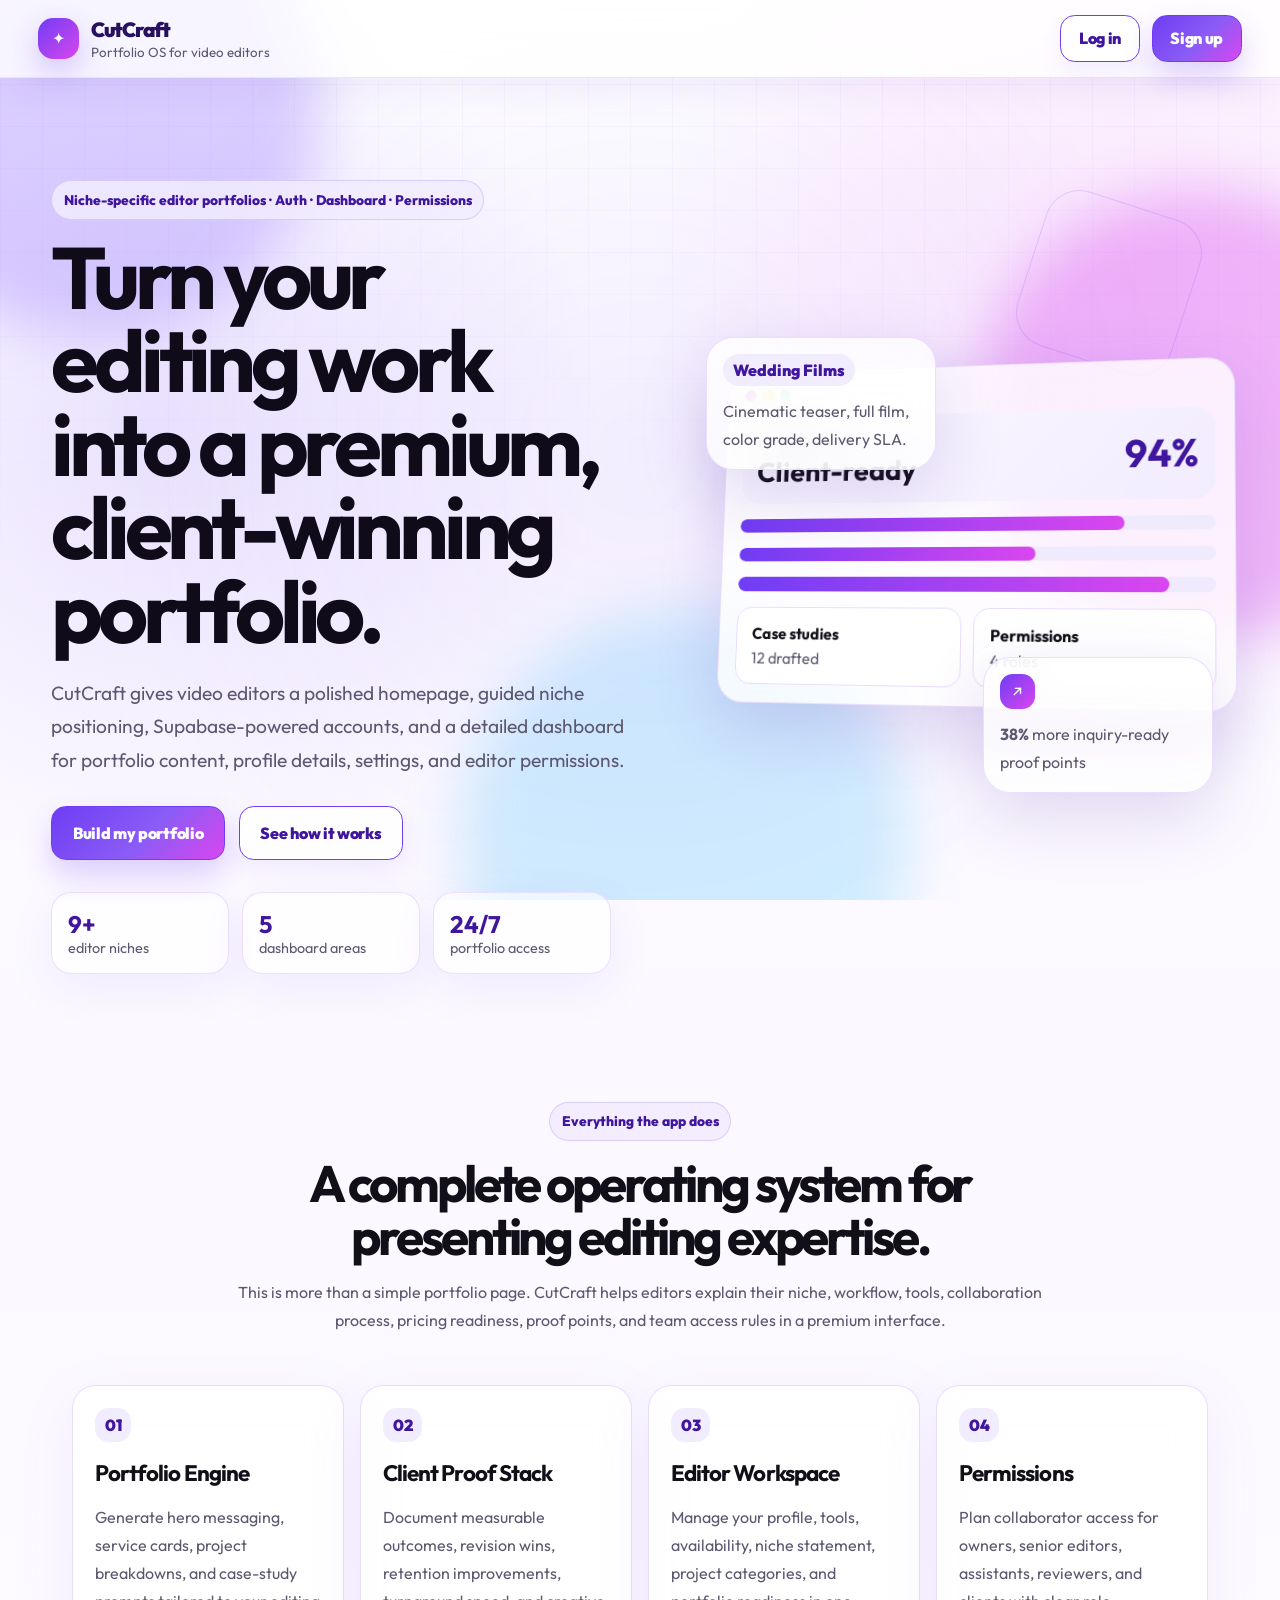
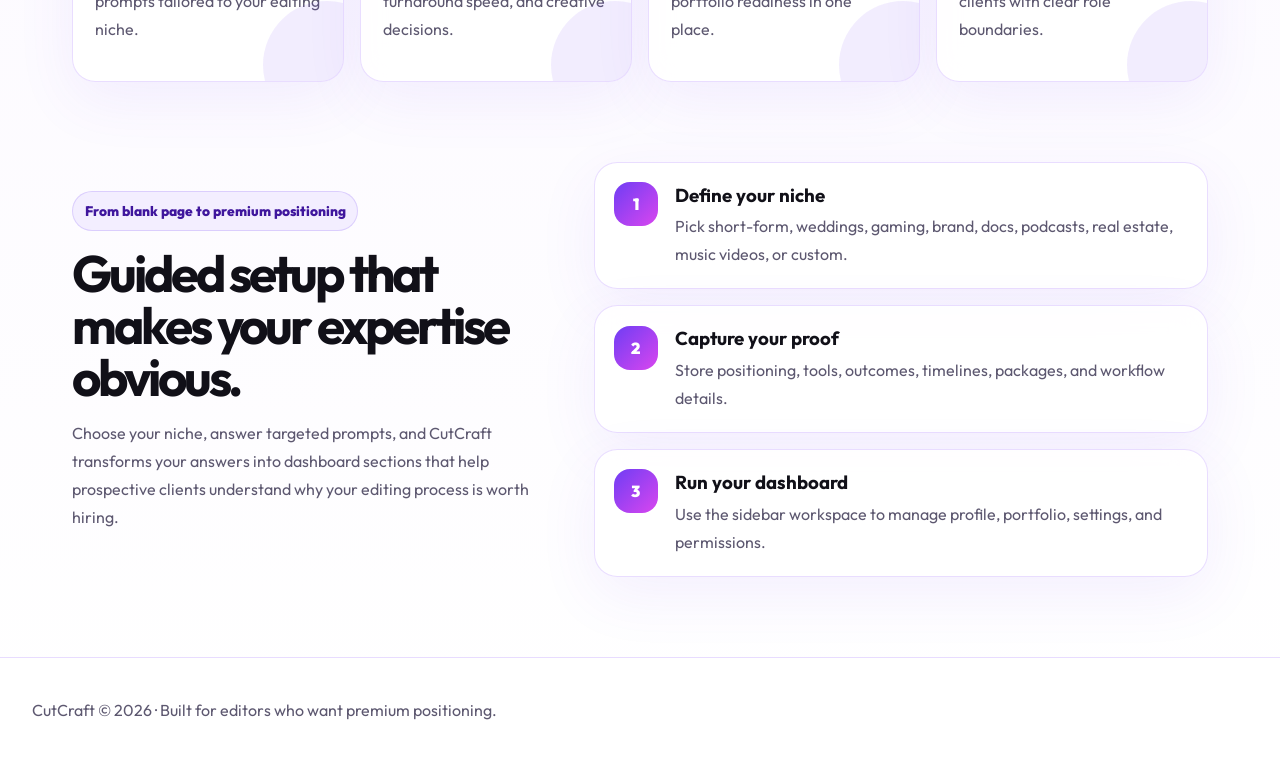
<file: index.html>
<!doctype html>
<html lang="en">
<head>
  <meta charset="UTF-8" />
  <meta name="viewport" content="width=device-width, initial-scale=1.0" />
  <title>CutCraft — Editing Portfolio Platform</title>
  <link rel="stylesheet" href="styles.css" />
</head>
<body>
  <div class="animated-bg" aria-hidden="true">
    <span class="orb orb-one"></span>
    <span class="orb orb-two"></span>
    <span class="orb orb-three"></span>
    <span class="grid-glow"></span>
  </div>

  <header class="site-header glass-nav">
    <a class="brand-wrap" href="index.html" aria-label="CutCraft home">
      <span class="brand-mark">✦</span>
      <div>
        <div class="brand">CutCraft</div>
        <small>Portfolio OS for video editors</small>
      </div>
    </a>
    <nav>
      <a href="login.html" class="btn secondary">Log in</a>
      <a href="signup.html" class="btn">Sign up</a>
    </nav>
  </header>

  <main>
    <section class="hero">
      <div class="hero-content reveal-up">
        <p class="eyebrow">Niche-specific editor portfolios · Auth · Dashboard · Permissions</p>
        <h1>Turn your editing work into a premium, client-winning portfolio.</h1>
        <p class="hero-copy">
          CutCraft gives video editors a polished homepage, guided niche positioning, Supabase-powered accounts,
          and a detailed dashboard for portfolio content, profile details, settings, and editor permissions.
        </p>
        <div class="hero-cta">
          <a class="btn btn-large" href="signup.html">Build my portfolio</a>
          <a class="btn secondary btn-large" href="#showcase">See how it works</a>
        </div>
        <div class="hero-stats" aria-label="CutCraft feature highlights">
          <div><strong>9+</strong><span>editor niches</span></div>
          <div><strong>5</strong><span>dashboard areas</span></div>
          <div><strong>24/7</strong><span>portfolio access</span></div>
        </div>
      </div>

      <div class="hero-visual reveal-up delay-one" aria-label="Animated dashboard preview">
        <div class="floating-card card-main">
          <div class="window-bar"><span></span><span></span><span></span></div>
          <div class="preview-header">
            <div>
              <small>Portfolio health</small>
              <h3>Client-ready</h3>
            </div>
            <strong>94%</strong>
          </div>
          <div class="timeline-row"><span style="width: 82%"></span></div>
          <div class="timeline-row"><span style="width: 64%"></span></div>
          <div class="timeline-row"><span style="width: 91%"></span></div>
          <div class="mini-grid">
            <article><b>Case studies</b><em>12 drafted</em></article>
            <article><b>Permissions</b><em>4 roles</em></article>
          </div>
        </div>
        <div class="floating-card card-small card-niche">
          <span class="chip">Wedding Films</span>
          <p>Cinematic teaser, full film, color grade, delivery SLA.</p>
        </div>
        <div class="floating-card card-small card-metric">
          <span class="spark">↗</span>
          <p><strong>38%</strong> more inquiry-ready proof points</p>
        </div>
      </div>
    </section>

    <section id="showcase" class="section-intro reveal-up">
      <p class="eyebrow">Everything the app does</p>
      <h2>A complete operating system for presenting editing expertise.</h2>
      <p>
        This is more than a simple portfolio page. CutCraft helps editors explain their niche, workflow, tools,
        collaboration process, pricing readiness, proof points, and team access rules in a premium interface.
      </p>
    </section>

    <section id="features" class="section-grid">
      <article class="panel feature-card reveal-up"><span class="icon-bubble">01</span><h3>Portfolio Engine</h3><p>Generate hero messaging, service cards, project breakdowns, and case-study prompts tailored to your editing niche.</p></article>
      <article class="panel feature-card reveal-up"><span class="icon-bubble">02</span><h3>Client Proof Stack</h3><p>Document measurable outcomes, revision wins, retention improvements, turnaround speed, and creative decisions.</p></article>
      <article class="panel feature-card reveal-up"><span class="icon-bubble">03</span><h3>Editor Workspace</h3><p>Manage your profile, tools, availability, niche statement, project categories, and portfolio readiness in one place.</p></article>
      <article class="panel feature-card reveal-up"><span class="icon-bubble">04</span><h3>Permissions</h3><p>Plan collaborator access for owners, senior editors, assistants, reviewers, and clients with clear role boundaries.</p></article>
    </section>

    <section class="workflow-section">
      <div class="workflow-copy reveal-up">
        <p class="eyebrow">From blank page to premium positioning</p>
        <h2>Guided setup that makes your expertise obvious.</h2>
        <p>
          Choose your niche, answer targeted prompts, and CutCraft transforms your answers into dashboard sections
          that help prospective clients understand why your editing process is worth hiring.
        </p>
      </div>
      <div class="workflow-steps">
        <div class="step-card reveal-up"><span>1</span><h3>Define your niche</h3><p>Pick short-form, weddings, gaming, brand, docs, podcasts, real estate, music videos, or custom.</p></div>
        <div class="step-card reveal-up"><span>2</span><h3>Capture your proof</h3><p>Store positioning, tools, outcomes, timelines, packages, and workflow details.</p></div>
        <div class="step-card reveal-up"><span>3</span><h3>Run your dashboard</h3><p>Use the sidebar workspace to manage profile, portfolio, settings, and permissions.</p></div>
      </div>
    </section>
  </main>

  <footer>
    <p>CutCraft © 2026 · Built for editors who want premium positioning.</p>
  </footer>
</body>
</html>
</file>
<file: styles.css>
@import url("https://fonts.googleapis.com/css2?family=Outfit:wght@400;500;600;700;800;900&display=swap");

:root {
  --bg: #ffffff;
  --text: #111018;
  --muted: #5d5870;
  --accent: #6f3df4;
  --accent-dark: #3f169d;
  --accent-soft: #f2ecff;
  --pink: #d946ef;
  --cyan: #6ee7f9;
  --border: #e8dcff;
  --card: rgba(255, 255, 255, 0.84);
  --shadow: 0 24px 70px rgba(72, 31, 170, 0.16);
}

* { box-sizing: border-box; }
html { scroll-behavior: smooth; }
body {
  margin: 0;
  min-height: 100vh;
  overflow-x: hidden;
  font-family: "Outfit", ui-sans-serif, system-ui, -apple-system, BlinkMacSystemFont, "Segoe UI", sans-serif;
  color: var(--text);
  background:
    radial-gradient(circle at 12% 18%, rgba(111, 61, 244, 0.14), transparent 28rem),
    radial-gradient(circle at 88% 12%, rgba(217, 70, 239, 0.14), transparent 30rem),
    linear-gradient(180deg, #ffffff 0%, #fbf8ff 48%, #ffffff 100%);
}
body::before {
  content: "";
  position: fixed;
  inset: 0;
  pointer-events: none;
  background-image:
    linear-gradient(rgba(111, 61, 244, 0.055) 1px, transparent 1px),
    linear-gradient(90deg, rgba(111, 61, 244, 0.055) 1px, transparent 1px);
  background-size: 42px 42px;
  mask-image: linear-gradient(to bottom, rgba(0,0,0,0.8), transparent 70%);
  z-index: -3;
}

a { color: inherit; text-decoration: none; }
p { color: var(--muted); line-height: 1.75; }

.animated-bg { position: fixed; inset: 0; overflow: hidden; pointer-events: none; z-index: -2; }
.orb {
  position: absolute;
  width: 28rem;
  height: 28rem;
  border-radius: 999px;
  filter: blur(28px);
  opacity: 0.34;
  animation: floatOrb 16s ease-in-out infinite alternate;
}
.orb-one { top: -7rem; left: -8rem; background: #9b7cff; }
.orb-two { top: 12rem; right: -9rem; background: #d946ef; animation-delay: -6s; }
.orb-three { bottom: -10rem; left: 36%; background: #7dd3fc; animation-delay: -10s; }
.grid-glow {
  position: absolute;
  inset: 0;
  background: radial-gradient(circle at 50% 50%, rgba(111, 61, 244, 0.08), transparent 34rem);
  animation: pulseGlow 6s ease-in-out infinite;
}

.site-header {
  position: sticky;
  top: 0;
  z-index: 20;
  display: flex;
  align-items: center;
  justify-content: space-between;
  gap: 1rem;
  padding: 0.95rem clamp(1rem, 3vw, 2.5rem);
  border-bottom: 1px solid rgba(232, 220, 255, 0.78);
}
.glass-nav {
  background: rgba(255, 255, 255, 0.78);
  backdrop-filter: blur(18px);
  box-shadow: 0 12px 35px rgba(63, 22, 157, 0.06);
}
.brand-wrap { display: inline-flex; align-items: center; gap: 0.72rem; }
.brand-mark {
  display: grid;
  place-items: center;
  width: 2.55rem;
  height: 2.55rem;
  border-radius: 0.95rem;
  color: #fff;
  background: linear-gradient(135deg, var(--accent), var(--pink));
  box-shadow: 0 12px 30px rgba(111, 61, 244, 0.28);
  animation: brandPulse 3s ease-in-out infinite;
}
.brand { font-size: 1.28rem; font-weight: 900; color: #26105f; letter-spacing: -0.04em; }
.brand-wrap small { display: block; color: var(--muted); margin-top: 0.12rem; }
nav { display: flex; gap: 0.75rem; align-items: center; }

.btn {
  position: relative;
  isolation: isolate;
  display: inline-flex;
  align-items: center;
  justify-content: center;
  gap: 0.45rem;
  min-height: 2.85rem;
  padding: 0.76rem 1.1rem;
  overflow: hidden;
  border: 1px solid var(--accent);
  border-radius: 0.92rem;
  background: linear-gradient(135deg, var(--accent), #8b5cf6 55%, var(--pink));
  color: #fff;
  font-weight: 850;
  letter-spacing: -0.02em;
  cursor: pointer;
  box-shadow: 0 15px 30px rgba(111, 61, 244, 0.23);
  transition: transform 220ms ease, box-shadow 220ms ease, border-color 220ms ease;
}
.btn::before {
  content: "";
  position: absolute;
  inset: 0;
  z-index: -1;
  background: linear-gradient(120deg, transparent 0%, rgba(255,255,255,0.55) 45%, transparent 62%);
  transform: translateX(-120%);
  transition: transform 520ms ease;
}
.btn:hover { transform: translateY(-3px) scale(1.015); box-shadow: 0 22px 44px rgba(111, 61, 244, 0.34); }
.btn:hover::before { transform: translateX(120%); }
.btn:active { transform: translateY(-1px) scale(0.99); }
.btn.secondary {
  background: rgba(255, 255, 255, 0.82);
  color: var(--accent-dark);
  box-shadow: 0 12px 24px rgba(111, 61, 244, 0.08);
}
.btn-large { min-height: 3.35rem; padding: 0.95rem 1.3rem; font-size: 1rem; }

.hero {
  position: relative;
  display: grid;
  grid-template-columns: minmax(0, 1.05fr) minmax(360px, 0.95fr);
  align-items: center;
  gap: clamp(2rem, 6vw, 5.5rem);
  padding: clamp(4.5rem, 8vw, 7.5rem) clamp(1rem, 4vw, 4rem) 4rem;
}
.hero::after {
  content: "";
  position: absolute;
  right: 7%;
  top: 13%;
  width: 10rem;
  height: 10rem;
  border: 1px solid rgba(111, 61, 244, 0.16);
  border-radius: 2.2rem;
  transform: rotate(18deg);
  animation: slowSpin 18s linear infinite;
  z-index: -1;
}
.eyebrow {
  display: inline-flex;
  width: fit-content;
  align-items: center;
  gap: 0.45rem;
  margin: 0 0 1rem;
  padding: 0.42rem 0.72rem;
  border: 1px solid rgba(111, 61, 244, 0.18);
  border-radius: 999px;
  background: rgba(242, 236, 255, 0.86);
  color: var(--accent-dark);
  font-size: 0.86rem;
  font-weight: 800;
}
.hero h1 {
  max-width: 820px;
  margin: 0;
  font-size: clamp(2.85rem, 6.8vw, 5.8rem);
  line-height: 0.96;
  letter-spacing: -0.06em;
  color: #0f0b18;
}
.hero-copy { max-width: 720px; margin: 1.45rem 0 0; font-size: clamp(1rem, 1.5vw, 1.24rem); }
.hero-cta { display: flex; flex-wrap: wrap; gap: 0.85rem; margin-top: 1.8rem; }
.hero-stats {
  display: grid;
  grid-template-columns: repeat(3, minmax(0, 1fr));
  gap: 0.8rem;
  max-width: 560px;
  margin-top: 2rem;
}
.hero-stats div {
  padding: 1rem;
  border: 1px solid rgba(232, 220, 255, 0.9);
  border-radius: 1.25rem;
  background: rgba(255, 255, 255, 0.62);
  box-shadow: 0 14px 45px rgba(111, 61, 244, 0.08);
}
.hero-stats strong { display: block; color: var(--accent-dark); font-size: 1.5rem; }
.hero-stats span { display: block; color: var(--muted); font-size: 0.9rem; }

.hero-visual { position: relative; min-height: 560px; perspective: 1100px; }
.floating-card {
  position: absolute;
  border: 1px solid rgba(232, 220, 255, 0.9);
  border-radius: 1.7rem;
  background: rgba(255, 255, 255, 0.8);
  backdrop-filter: blur(20px);
  box-shadow: var(--shadow);
}
.card-main {
  inset: 4rem 0 auto auto;
  width: min(100%, 520px);
  padding: 1.15rem;
  transform: rotateY(-10deg) rotateX(6deg);
  animation: floatCard 6s ease-in-out infinite;
}
.window-bar { display: flex; gap: 0.45rem; margin-bottom: 1.1rem; }
.window-bar span { width: 0.72rem; height: 0.72rem; border-radius: 999px; background: #d7c8ff; }
.window-bar span:first-child { background: var(--pink); }
.window-bar span:nth-child(2) { background: #facc15; }
.window-bar span:nth-child(3) { background: #34d399; }
.preview-header {
  display: flex;
  justify-content: space-between;
  align-items: center;
  padding: 1rem;
  border-radius: 1.25rem;
  background: linear-gradient(135deg, #fbfaff, var(--accent-soft));
}
.preview-header small { color: var(--muted); font-weight: 700; }
.preview-header h3 { margin: 0.2rem 0 0; font-size: 1.8rem; }
.preview-header strong { color: var(--accent-dark); font-size: 2.4rem; }
.timeline-row {
  height: 0.9rem;
  margin: 1rem 0;
  overflow: hidden;
  border-radius: 999px;
  background: #f0eaff;
}
.timeline-row span {
  display: block;
  height: 100%;
  border-radius: inherit;
  background: linear-gradient(90deg, var(--accent), var(--pink));
  animation: progressLoad 2.6s ease both;
}
.mini-grid { display: grid; grid-template-columns: 1fr 1fr; gap: 0.8rem; margin-top: 1rem; }
.mini-grid article { padding: 1rem; border-radius: 1rem; background: #fff; border: 1px solid var(--border); }
.mini-grid b, .mini-grid em { display: block; }
.mini-grid em { margin-top: 0.3rem; color: var(--muted); font-style: normal; }
.card-small { width: 230px; padding: 1rem; animation: floatCard 7s ease-in-out infinite; }
.card-niche { left: 0; top: 2.5rem; animation-delay: -2s; }
.card-metric { right: 1rem; bottom: 4rem; animation-delay: -4s; }
.chip { display: inline-flex; padding: 0.38rem 0.62rem; border-radius: 999px; background: var(--accent-soft); color: var(--accent-dark); font-weight: 850; }
.spark { display: grid; place-items: center; width: 2.2rem; height: 2.2rem; border-radius: 0.8rem; color: #fff; background: linear-gradient(135deg, var(--accent), var(--pink)); }
.card-small p { margin: 0.7rem 0 0; }

.section-intro, .workflow-section, .section-grid { max-width: 1200px; margin: 0 auto; }
.section-intro { padding: 4rem clamp(1rem, 4vw, 2rem) 1.2rem; text-align: center; }
.section-intro h2, .workflow-copy h2 { max-width: 850px; margin: 0 auto; font-size: clamp(2rem, 4vw, 3.4rem); line-height: 1.02; letter-spacing: -0.06em; }
.section-intro p:last-child { max-width: 820px; margin: 1rem auto 0; }
.section-grid {
  display: grid;
  grid-template-columns: repeat(4, minmax(0, 1fr));
  gap: 1rem;
  padding: 2rem clamp(1rem, 4vw, 2rem) 4rem;
}
.panel, .auth-card, .sidebar, .step-card {
  padding: clamp(1.25rem, 2.6vw, 1.85rem);
  border: 1px solid rgba(232, 220, 255, 0.95);
  border-radius: 1.45rem;
  background: var(--card);
  box-shadow: 0 18px 60px rgba(111, 61, 244, 0.08);
  backdrop-filter: blur(16px);
}
.feature-card {
  position: relative;
  min-height: 245px;
  padding: 1.35rem;
  overflow: hidden;
  transition: transform 260ms ease, box-shadow 260ms ease, border-color 260ms ease;
}
.feature-card::after {
  content: "";
  position: absolute;
  right: -3rem;
  bottom: -3rem;
  width: 8rem;
  height: 8rem;
  border-radius: 50%;
  background: rgba(111, 61, 244, 0.09);
  transition: transform 260ms ease;
}
.feature-card:hover { transform: translateY(-8px); border-color: rgba(111, 61, 244, 0.42); box-shadow: 0 30px 80px rgba(111, 61, 244, 0.16); }
.feature-card:hover::after { transform: scale(1.45); }
.icon-bubble { display: inline-flex; padding: 0.44rem 0.62rem; border-radius: 0.85rem; background: var(--accent-soft); color: var(--accent-dark); font-weight: 900; }
.feature-card h3 { margin: 1.1rem 0 0.65rem; font-size: 1.4rem; letter-spacing: -0.04em; }

.workflow-section {
  display: grid;
  grid-template-columns: 0.9fr 1.1fr;
  gap: 1.2rem;
  padding: 1rem clamp(1rem, 4vw, 2rem) 5rem;
}
.workflow-copy { align-self: center; }
.workflow-copy h2 { margin: 0; }
.workflow-steps { display: grid; gap: 1rem; }
.step-card { position: relative; padding: 1.25rem 1.25rem 1.25rem 5rem; }
.step-card span {
  position: absolute;
  left: 1.2rem;
  top: 1.2rem;
  display: grid;
  place-items: center;
  width: 2.75rem;
  height: 2.75rem;
  border-radius: 1rem;
  color: #fff;
  background: linear-gradient(135deg, var(--accent), var(--pink));
  font-weight: 900;
}
.step-card h3 { margin: 0 0 0.35rem; }
.step-card p { margin: 0; }

.auth-layout { min-height: calc(100vh - 78px); display: grid; place-items: center; padding: 2rem 1rem; }
.auth-card { width: min(940px, 100%); padding: clamp(1.2rem, 3vw, 2rem); }
.auth-card h1 { margin: 0 0 0.5rem; font-size: clamp(2rem, 4vw, 3rem); letter-spacing: -0.06em; }
form { display: grid; gap: 0.95rem; margin-top: 1.25rem; }
.form-grid { grid-template-columns: 1fr 1fr; }
label { display: grid; gap: 0.42rem; color: var(--muted); font-size: 0.92rem; font-weight: 750; }
input, select, textarea {
  width: 100%;
  padding: 0.82rem 0.9rem;
  border: 1px solid var(--border);
  border-radius: 0.9rem;
  outline: none;
  background: rgba(255, 255, 255, 0.92);
  color: var(--text);
  transition: border-color 180ms ease, box-shadow 180ms ease, transform 180ms ease;
}
input:focus, select:focus, textarea:focus { border-color: var(--accent); box-shadow: 0 0 0 4px rgba(111, 61, 244, 0.13); transform: translateY(-1px); }
.full { grid-column: 1 / -1; }
fieldset { border: 1px solid var(--border); border-radius: 1rem; padding: 0.9rem; }
.status { margin-top: 0.8rem; color: var(--accent-dark); font-weight: 850; }

.dash-layout { display: grid; grid-template-columns: 280px 1fr; min-height: 100vh; }
.sidebar { position: sticky; top: 0; height: 100vh; display: flex; flex-direction: column; gap: 1.1rem; padding: 1.1rem; border-radius: 0; }
.side-nav { list-style: none; display: grid; gap: 0.55rem; margin: 0; padding: 0; }
.tab {
  width: 100%;
  padding: 0.82rem 0.9rem;
  border: 1px solid var(--border);
  border-radius: 0.9rem;
  background: rgba(255,255,255,0.82);
  color: var(--text);
  text-align: left;
  font-weight: 800;
  cursor: pointer;
  transition: transform 180ms ease, background 180ms ease, border-color 180ms ease;
}
.tab:hover, .tab.active { transform: translateX(4px); border-color: rgba(111, 61, 244, 0.42); background: var(--accent-soft); color: var(--accent-dark); }
.dash-main { display: grid; gap: 1.15rem; padding: clamp(1.25rem, 3.5vw, 2.75rem); }
.kpi-grid { display: grid; grid-template-columns: repeat(auto-fit, minmax(190px, 1fr)); gap: 0.85rem; }
.kpi { padding: clamp(1.1rem, 2.4vw, 1.55rem); border: 1px solid var(--border); border-radius: 1rem; background: rgba(255,255,255,0.76); }
.kpi strong { color: var(--accent-dark); }

footer { padding: 1.4rem clamp(1rem, 4vw, 2rem); border-top: 1px solid var(--border); color: var(--muted); background: rgba(255,255,255,0.7); }

.reveal-up { animation: revealUp 760ms cubic-bezier(.2,.8,.2,1) both; }
.delay-one { animation-delay: 120ms; }

@keyframes revealUp { from { opacity: 0; transform: translateY(28px); } to { opacity: 1; transform: translateY(0); } }
@keyframes floatOrb { from { transform: translate3d(0, 0, 0) scale(1); } to { transform: translate3d(3rem, 2rem, 0) scale(1.08); } }
@keyframes pulseGlow { 0%, 100% { opacity: 0.45; } 50% { opacity: 0.9; } }
@keyframes brandPulse { 0%, 100% { transform: rotate(0deg) scale(1); } 50% { transform: rotate(8deg) scale(1.07); } }
@keyframes slowSpin { to { transform: rotate(378deg); } }
@keyframes floatCard { 0%, 100% { transform: translateY(0) rotateY(-10deg) rotateX(6deg); } 50% { transform: translateY(-18px) rotateY(-6deg) rotateX(4deg); } }
@keyframes progressLoad { from { transform: translateX(-100%); } to { transform: translateX(0); } }

@media (prefers-reduced-motion: reduce) {
  *, *::before, *::after { animation-duration: 0.01ms !important; animation-iteration-count: 1 !important; scroll-behavior: auto !important; transition: none !important; }
}
@media (max-width: 1080px) {
  .hero { grid-template-columns: 1fr; }
  .hero-visual { min-height: 500px; }
  .section-grid { grid-template-columns: repeat(2, minmax(0, 1fr)); }
  .workflow-section { grid-template-columns: 1fr; }
}
@media (max-width: 760px) {
  .site-header { align-items: flex-start; flex-direction: column; }
  nav { width: 100%; }
  nav .btn { flex: 1; }
  .hero { padding-top: 3rem; }
  .hero-stats, .section-grid, .form-grid { grid-template-columns: 1fr; }
  .hero-visual { min-height: 560px; }
  .card-main { width: 100%; }
  .card-niche { top: 0; }
  .card-metric { right: 0; bottom: 1.5rem; }
  .dash-layout { grid-template-columns: 1fr; }
  .sidebar { position: static; height: auto; }
}

.sidebar-brand {
  display: flex;
  align-items: center;
  gap: 0.75rem;
}
.sidebar-brand small { color: var(--muted); }
.sidebar-card {
  display: grid;
  gap: 0.42rem;
  padding: 1rem;
  border: 1px solid rgba(232, 220, 255, 0.95);
  border-radius: 1.25rem;
  background: linear-gradient(145deg, rgba(255,255,255,0.88), rgba(242,236,255,0.78));
  box-shadow: 0 18px 48px rgba(111, 61, 244, 0.1);
}
.sidebar-card strong { color: var(--accent-dark); }
.sidebar-card p { margin: 0; font-size: 0.9rem; }
.status-pill {
  display: inline-flex;
  width: fit-content;
  align-items: center;
  gap: 0.35rem;
  padding: 0.38rem 0.62rem;
  border: 1px solid rgba(111, 61, 244, 0.16);
  border-radius: 999px;
  background: rgba(242, 236, 255, 0.82);
  color: var(--accent-dark);
  font-size: 0.78rem;
  font-weight: 850;
}
.status-pill::before {
  content: "";
  width: 0.45rem;
  height: 0.45rem;
  border-radius: 999px;
  background: var(--accent);
  box-shadow: 0 0 0 5px rgba(111, 61, 244, 0.12);
}
.dash-hero {
  position: relative;
  display: grid;
  grid-template-columns: minmax(0, 1fr) 220px;
  gap: 1rem;
  align-items: center;
  min-height: 260px;
  padding: clamp(1.3rem, 4vw, 2.3rem);
  overflow: hidden;
  border: 1px solid rgba(232, 220, 255, 0.95);
  border-radius: 1.8rem;
  background:
    radial-gradient(circle at 84% 20%, rgba(217,70,239,0.18), transparent 16rem),
    linear-gradient(135deg, rgba(255,255,255,0.92), rgba(242,236,255,0.82));
  box-shadow: var(--shadow);
}
.dash-hero::after {
  content: "";
  position: absolute;
  right: -4rem;
  bottom: -7rem;
  width: 20rem;
  height: 20rem;
  border-radius: 50%;
  background: rgba(111, 61, 244, 0.09);
  animation: pulseGlow 7s ease-in-out infinite;
}
.dash-hero.compact { min-height: 190px; grid-template-columns: 1fr; }
.dash-hero h1 {
  max-width: 860px;
  margin: 0.75rem 0 0;
  font-size: clamp(2.2rem, 5vw, 4.6rem);
  line-height: 0.98;
  letter-spacing: -0.055em;
}
.dash-hero p { max-width: 780px; margin-bottom: 0; }
.hero-mini-panel {
  position: relative;
  z-index: 1;
  display: grid;
  gap: 0.3rem;
  padding: 1rem;
  border: 1px solid var(--border);
  border-radius: 1.3rem;
  background: rgba(255,255,255,0.76);
  box-shadow: 0 16px 48px rgba(111,61,244,0.12);
}
.hero-mini-panel span { color: var(--accent-dark); font-size: 3rem; font-weight: 900; line-height: 1; }
.metric-card { min-height: 150px; background: linear-gradient(145deg, rgba(255,255,255,0.86), rgba(252,250,255,0.9)); }
.metric-card span { color: var(--muted); font-weight: 750; }
.metric-card strong { display: block; margin: 0.45rem 0; font-size: clamp(1.45rem, 2.5vw, 2rem); letter-spacing: -0.04em; }
.metric-card small { color: var(--muted); }
.dashboard-grid {
  display: grid;
  grid-template-columns: repeat(2, minmax(0, 1fr));
  gap: 1rem;
}
.dashboard-grid.three { grid-template-columns: repeat(3, minmax(0, 1fr)); }
.dashboard-grid.two { grid-template-columns: repeat(2, minmax(0, 1fr)); }
.check-list { display: grid; gap: 0.65rem; padding-left: 1.1rem; color: var(--muted); }
.action-grid { display: grid; grid-template-columns: repeat(2, minmax(0, 1fr)); gap: 0.75rem; }
.mini-action {
  min-height: 4.25rem;
  padding: 0.85rem;
  border: 1px solid rgba(232,220,255,0.95);
  border-radius: 1rem;
  background: rgba(255,255,255,0.82);
  color: var(--accent-dark);
  font: inherit;
  font-weight: 850;
  cursor: pointer;
  transition: transform 200ms ease, box-shadow 200ms ease, background 200ms ease;
}
.mini-action:hover { transform: translateY(-4px); background: var(--accent-soft); box-shadow: 0 16px 40px rgba(111,61,244,0.14); }
.portfolio-upload {
  display: grid;
  grid-template-columns: minmax(0, 1fr) minmax(280px, 0.72fr);
  gap: 1rem;
  align-items: center;
}
.upload-zone {
  display: grid;
  place-items: center;
  min-height: 190px;
  padding: 1rem;
  border: 1.5px dashed rgba(111,61,244,0.45);
  border-radius: 1.35rem;
  background: linear-gradient(145deg, rgba(242,236,255,0.88), rgba(255,255,255,0.84));
  color: var(--accent-dark);
  text-align: center;
  cursor: pointer;
  transition: transform 220ms ease, border-color 220ms ease, box-shadow 220ms ease;
}
.upload-zone:hover { transform: translateY(-5px); border-color: var(--accent); box-shadow: 0 22px 55px rgba(111,61,244,0.15); }
.upload-zone span { display: grid; place-items: center; width: 3rem; height: 3rem; border-radius: 1rem; color: #fff; background: linear-gradient(135deg, var(--accent), var(--pink)); font-size: 1.35rem; }
.upload-zone input { position: absolute; width: 1px; height: 1px; opacity: 0; pointer-events: none; }
.portfolio-shell {
  display: grid;
  gap: 1rem;
}
.section-heading {
  display: flex;
  justify-content: space-between;
  gap: 1rem;
  align-items: center;
}
.section-heading h2 { margin: 0.35rem 0 0; font-size: clamp(1.7rem, 3vw, 2.7rem); letter-spacing: -0.05em; }
.video-grid {
  display: grid;
  grid-template-columns: repeat(auto-fit, minmax(260px, 1fr));
  gap: 1rem;
}
.video-card {
  overflow: hidden;
  border: 1px solid rgba(232, 220, 255, 0.95);
  border-radius: 1.35rem;
  background: rgba(255,255,255,0.86);
  box-shadow: 0 18px 55px rgba(111,61,244,0.1);
  transition: transform 220ms ease, box-shadow 220ms ease;
}
.video-card:hover { transform: translateY(-6px); box-shadow: 0 28px 70px rgba(111,61,244,0.16); }
.uploaded-video-frame, .video-frame {
  display: grid;
  place-items: center;
  width: 100%;
  aspect-ratio: 16 / 10;
  overflow: hidden;
  border: 0;
  background:
    radial-gradient(circle at 30% 20%, rgba(217,70,239,0.32), transparent 10rem),
    linear-gradient(135deg, #170b35, #6f3df4);
  color: #fff;
}
.uploaded-video-frame video {
  display: block;
  width: 100%;
  height: 100%;
  object-fit: cover;
  border: 0;
}
.video-frame { position: relative; }
.video-frame span { display: grid; place-items: center; width: 4rem; height: 4rem; border-radius: 999px; background: rgba(255,255,255,0.18); backdrop-filter: blur(10px); font-size: 1.45rem; }
.video-frame small { position: absolute; left: 1rem; top: 1rem; padding: 0.35rem 0.55rem; border-radius: 999px; background: rgba(255,255,255,0.18); color: #fff; font-weight: 850; }
.video-card div:last-child { padding: 1rem; }
.video-card h3 { margin: 0 0 0.35rem; letter-spacing: -0.035em; }
.video-card p { margin: 0; }
.project-card span, .permission-card h2 { color: var(--accent-dark); }

@media (max-width: 980px) {
  .dash-hero, .portfolio-upload, .dashboard-grid, .dashboard-grid.three, .dashboard-grid.two { grid-template-columns: 1fr; }
  .hero-mini-panel { max-width: 260px; }
}
</file>
